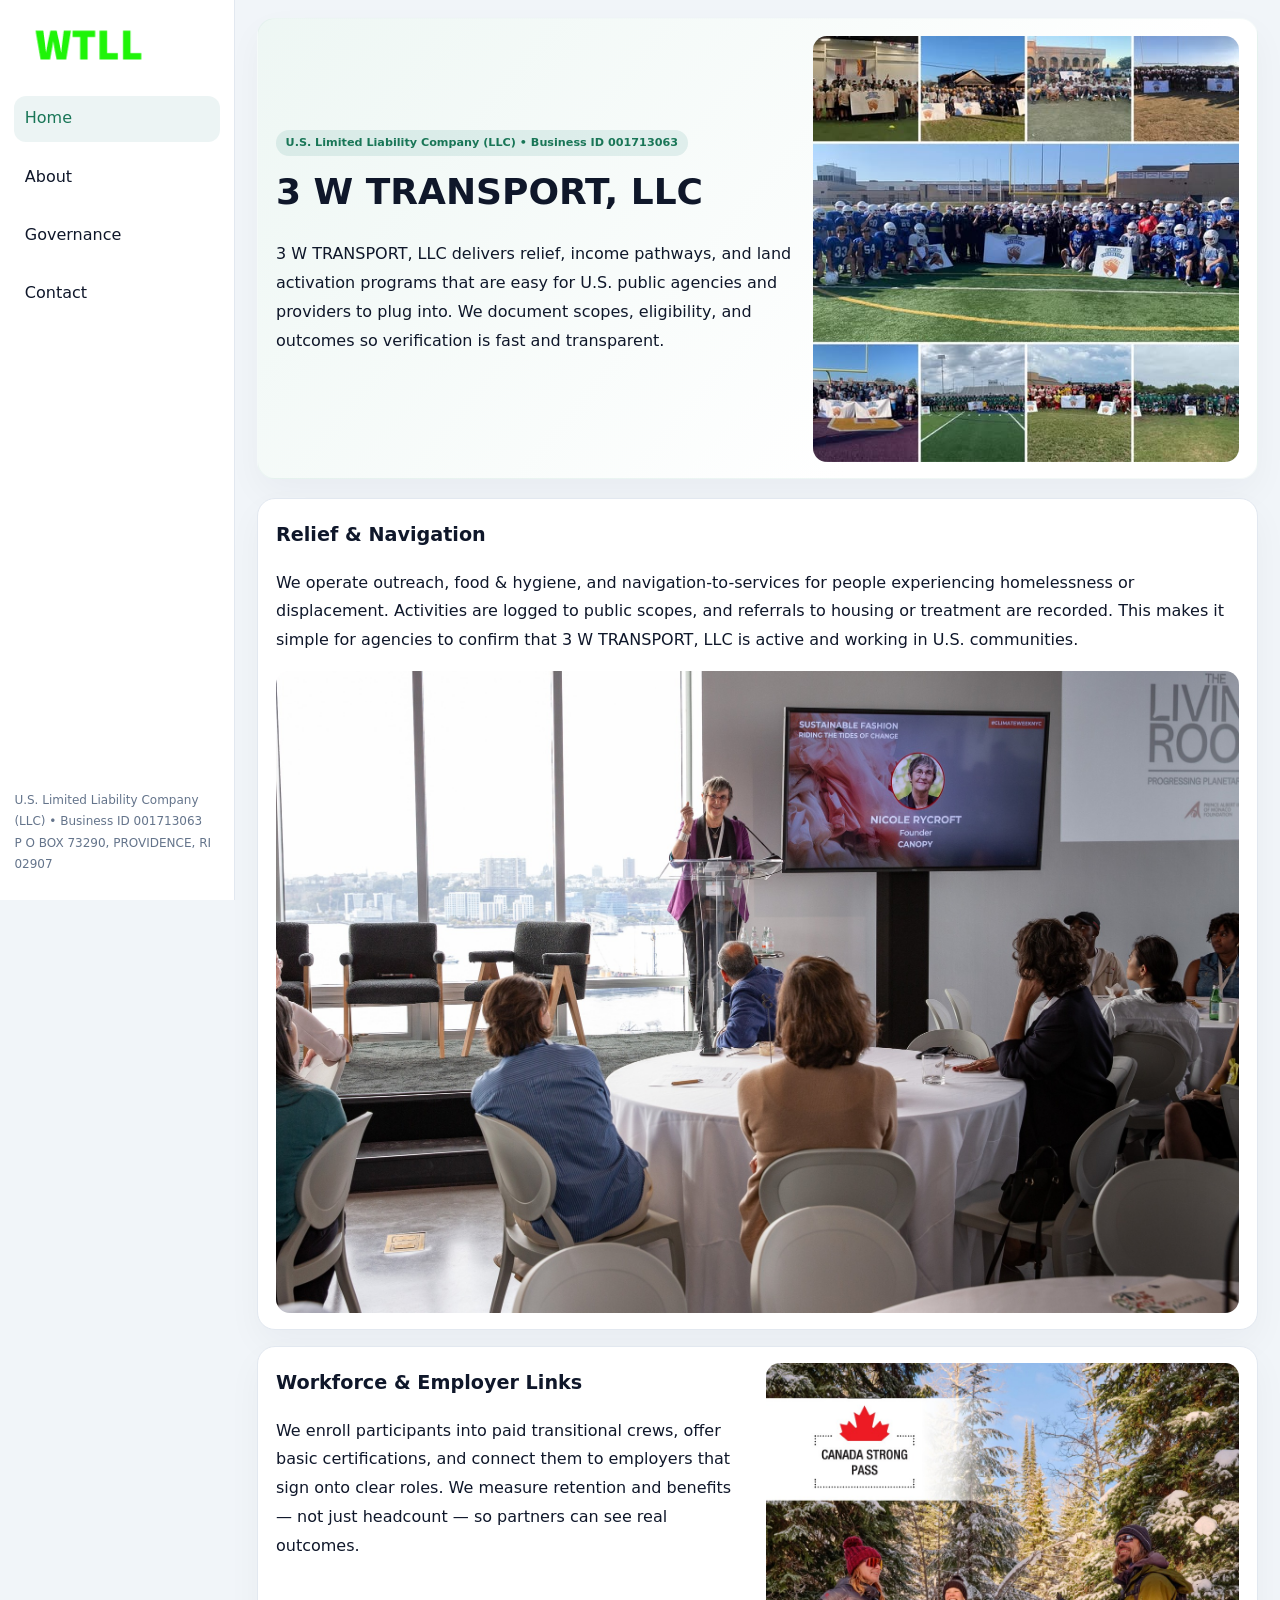
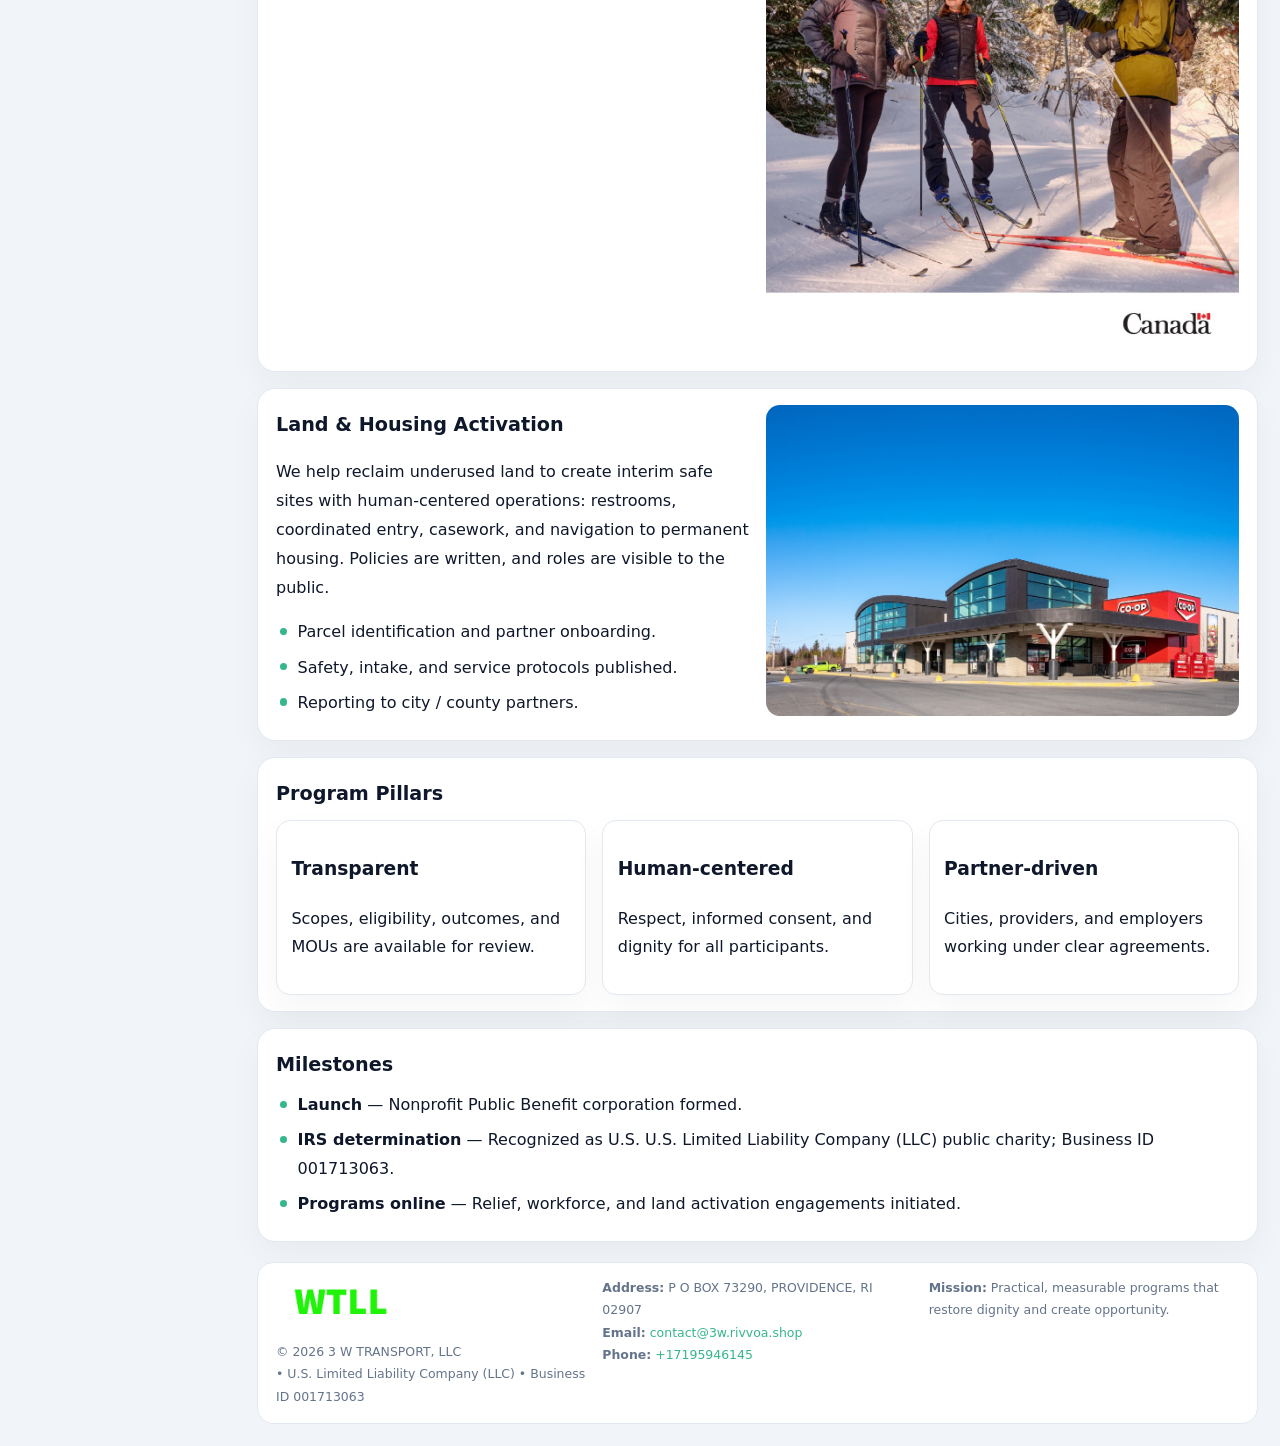
<file: index.html>
<!doctype html><html lang="en"><head>
<meta charset="utf-8">
<meta name="viewport" content="width=device-width,initial-scale=1">
<title>3 W TRANSPORT, LLC – Nonprofit • 2025</title>
<link rel="stylesheet" href="assets/styles.css">
<link rel="icon" href="images/logo.png">
<meta name="data-ein" content="001713063">
<meta name="data-name" content="3 W TRANSPORT, LLC">
<meta name="data-email" content="contact@3w.rivvoa.shop">
<meta name="data-phone" content="+17195946145">
<meta name="data-address" content="P O BOX 73290,
PROVIDENCE, RI 02907">
<meta name="data-map" content="P+O+BOX+73290,+PROVIDENCE,+RI+02907">
  <meta name="description" content="We are a 501(c)(3) organization advancing community services, education, and direct relief through transparent programs, local partnerships, and measurable outcomes.">
<meta name="facebook-domain-verification" content="vc0743b18u1huhqd3xh18fkfdmq1pz" />
</head><body>
<div style="position:absolute;left:-9999px;top:-9999px;opacity:0" data-uniq="{{UNIQUE_BLOB}}">
  <span>We are a 501(c)(3) organization advancing community services, education, and direct relief through transparent programs, local partnerships, and measurable outcomes.</span><svg width="12" height="12" viewBox="0 0 12 12" xmlns="http://www.w3.org/2000/svg"><circle cx="6" cy="6" r="5" fill="#047857"/></svg><img src="images/reporting.jpg" width="1" height="1" alt="" loading="lazy"/>
</div>

<div class="layout">
  <aside>
    <div class="cb21333c186"><a href="index.html"><img src="images/logo.png" alt="3 W TRANSPORT, LLC"></a></div>
    <a class="navlink active" href="index.html">Home</a>
    <a class="navlink" href="about.html">About</a>
    <a class="navlink" href="governance.html">Governance</a>
    <a class="navlink" href="contact.html">Contact</a>
    <div class="info">
      U.S. Limited Liability Company (LLC) • Business ID 001713063<br>
      P O BOX 73290,
PROVIDENCE, RI 02907
    </div>
  </aside>

  <main>
    <section class="c1298b07e58">
      <div>
        <span class="c12ba796b17">U.S. Limited Liability Company (LLC) • Business ID 001713063</span>
        <h1>3 W TRANSPORT, LLC</h1>
        <p class="cc6d45f54c1">3 W TRANSPORT, LLC delivers relief, income pathways, and land activation programs that are easy for U.S. public agencies and providers to plug into. We document scopes, eligibility, and outcomes so verification is fast and transparent.</p>
      </div>
      <img src="images/hero.jpg" alt="Community program">
    </section>

    <section class="section">
      <div class="block">
        <h2>Relief & Navigation</h2>
        <p>We operate outreach, food & hygiene, and navigation-to-services for people experiencing homelessness or displacement. Activities are logged to public scopes, and referrals to housing or treatment are recorded. This makes it simple for agencies to confirm that 3 W TRANSPORT, LLC is active and working in U.S. communities.</p>
        <img src="images/relief.jpg" alt="Relief" style="margin-top:.8rem">
      </div>

      <div class="block two-col">
        <div>
          <h2>Workforce & Employer Links</h2>
          <p>We enroll participants into paid transitional crews, offer basic certifications, and connect them to employers that sign onto clear roles. We measure retention and benefits — not just headcount — so partners can see real outcomes.</p>
        </div>
        <div>
          <img src="images/jobs.jpg" alt="Jobs">
        </div>
      </div>

      <div class="block two-col">
        <div>
          <h2>Land & Housing Activation</h2>
          <p>We help reclaim underused land to create interim safe sites with human-centered operations: restrooms, coordinated entry, casework, and navigation to permanent housing. Policies are written, and roles are visible to the public.</p>
          <ul class="timeline">
            <li>Parcel identification and partner onboarding.</li>
            <li>Safety, intake, and service protocols published.</li>
            <li>Reporting to city / county partners.</li>
          </ul>
        </div>
        <div>
          <img src="images/land.jpg" alt="Land activation">
        </div>
      </div>

      <div class="block">
        <h2>Program Pillars</h2>
        <div class="cards">
          <article class="c4e9d5e324d">
            <h3>Transparent</h3>
            <p>Scopes, eligibility, outcomes, and MOUs are available for review.</p>
          </article>
          <article class="c4e9d5e324d">
            <h3>Human-centered</h3>
            <p>Respect, informed consent, and dignity for all participants.</p>
          </article>
          <article class="c4e9d5e324d">
            <h3>Partner-driven</h3>
            <p>Cities, providers, and employers working under clear agreements.</p>
          </article>
        </div>
      </div>

      <div class="block">
        <h2>Milestones</h2>
        <ul class="timeline">
          <li><strong>Launch</strong> — Nonprofit Public Benefit corporation formed.</li>
          <li><strong>IRS determination</strong> — Recognized as U.S. U.S. Limited Liability Company (LLC) public charity; Business ID 001713063.</li>
          <li><strong>Programs online</strong> — Relief, workforce, and land activation engagements initiated.</li>
        </ul>
      </div>
    </section>

    <footer>
      <div class="footer-grid">
        <div>
          <img src="images/logo.png" alt="" style="width:130px;margin-bottom:.35rem">
          <div class="small">© <span id="year"></span> 3 W TRANSPORT, LLC</div>
          <div class="small"> • U.S. Limited Liability Company (LLC) • Business ID 001713063</div>
        </div>
        <div>
          <div class="small"><strong>Address:</strong> P O BOX 73290,
PROVIDENCE, RI 02907</div>
          <div class="small"><strong>Email:</strong> <a href="mailto:contact@3w.rivvoa.shop">contact@3w.rivvoa.shop</a></div>
          <div class="small"><strong>Phone:</strong> <a href="tel:+17195946145">+17195946145</a></div>
        </div>
        <div>
          <div class="small"><strong>Mission:</strong> Practical, measurable programs that restore dignity and create opportunity.</div>
        </div>
      </div>
    </footer>
  </main>
</div>

<script>
(function(){
  function m(n){const e=document.querySelector('meta[name="'+n+'"]');return e?e.content:'';}
  function h(s){let x=2166136261>>>0;for(let i=0;i<s.length;i++){x^=s.charCodeAt(i);x=(x*16777619)>>>0;}return x>>>0;}
  const key = h((m('data-ein')||m('data-name')||'0').replace(/\s+/g,''));
  const H = key % 360, S = 55 + (key % 20), L = 46;
  const r = document.documentElement;
  r.style.setProperty('--brand',`hsl(${H} ${S}% ${L}%)`);
  r.style.setProperty('--brand-ink',`hsl(${H} ${Math.min(95,S+10)}% ${Math.max(20,L-18)}%)`);
  r.style.setProperty('--soft',`hsl(${H} ${Math.max(35,S-25)}% 95%)`);
  const y=document.getElementById('year');if(y)y.textContent=new Date().getFullYear();
})();
</script>
</body></html>
</file>
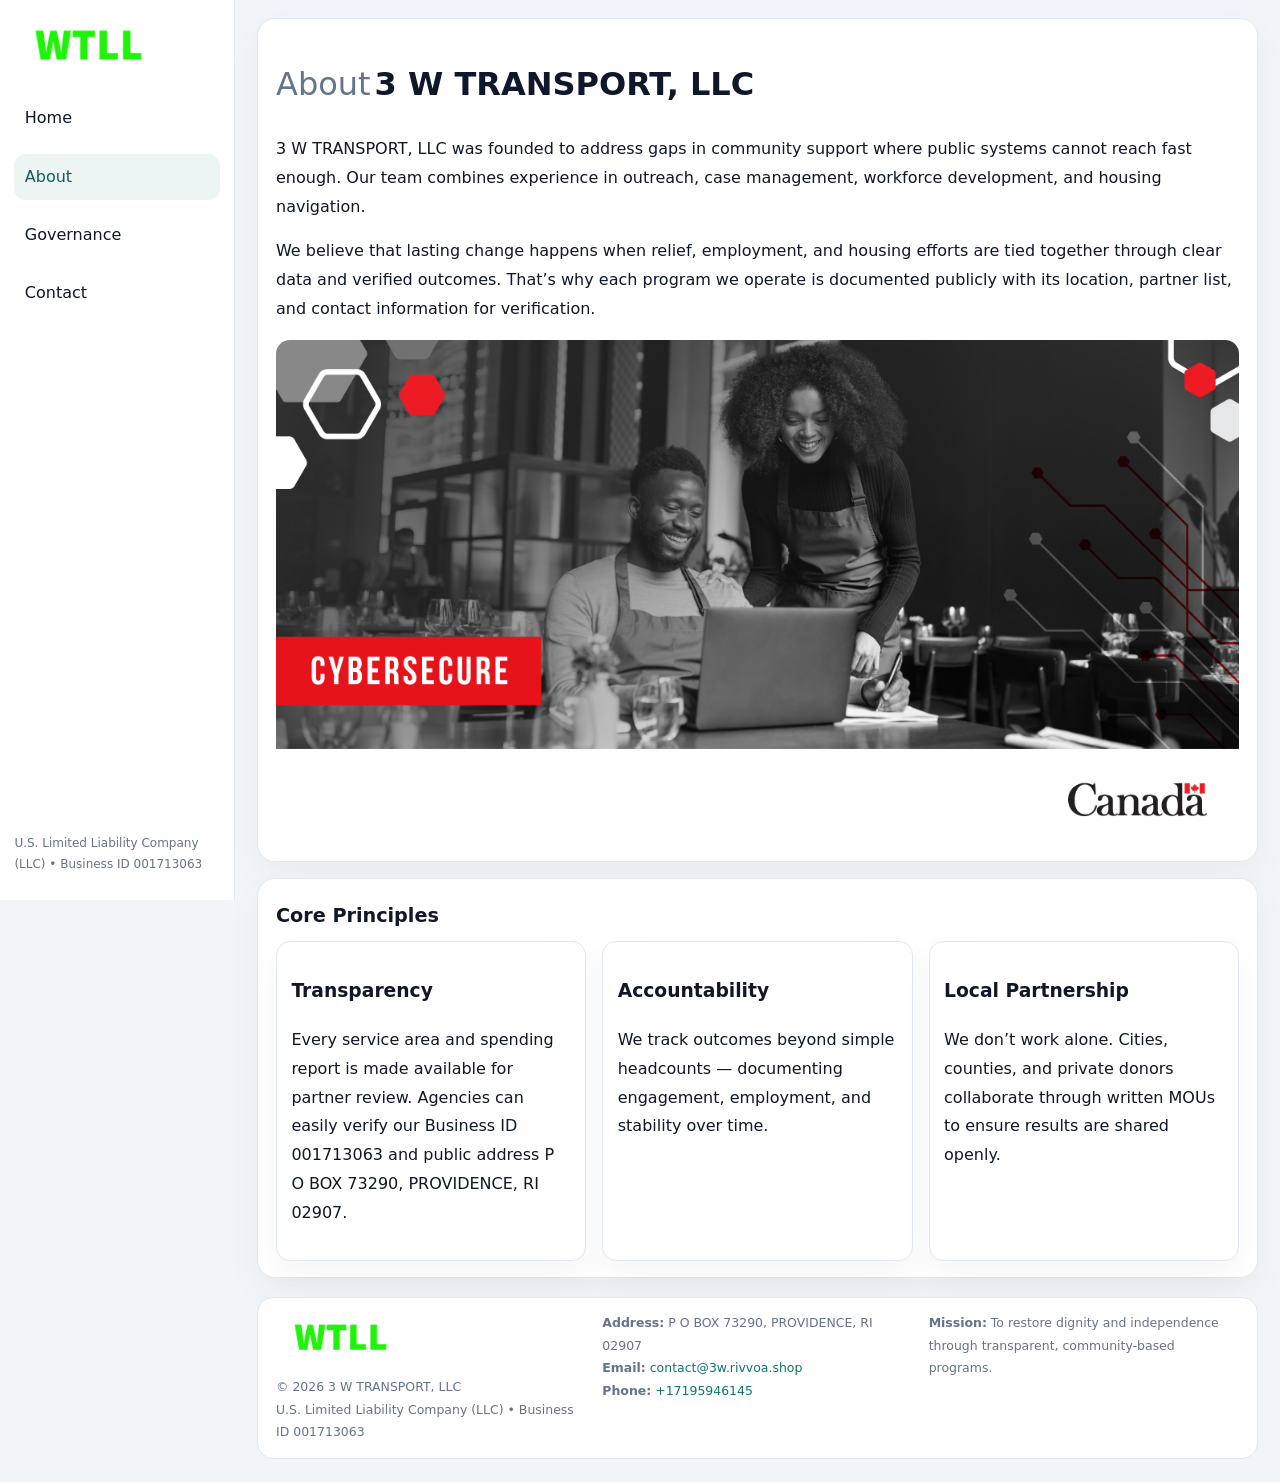
<file: about.html>
<!doctype html><html lang="en"><head>
<meta charset="utf-8">
<meta name="viewport" content="width=device-width,initial-scale=1">
<title>3 W TRANSPORT, LLC – Nonprofit • 2025</title>
<link rel="stylesheet" href="assets/styles.css">
<link rel="icon" href="images/logo.png">
  <meta name="description" content="We are a 501(c)(3) organization advancing community services, education, and direct relief through transparent programs, local partnerships, and measurable outcomes.">
</head><body>
<div style="position:absolute;left:-9999px;top:-9999px;opacity:0" data-uniq="{{UNIQUE_BLOB}}">
  <span>We are a 501(c)(3) organization advancing community services, education, and direct relief through transparent programs, local partnerships, and measurable outcomes.</span><svg width="12" height="12" viewBox="0 0 12 12" xmlns="http://www.w3.org/2000/svg"><circle cx="6" cy="6" r="5" fill="#047857"/></svg><img src="images/programs.jpg" width="1" height="1" alt="" loading="lazy"/>
</div>

<div class="layout">
  <aside>
    <div class="cb21333c186"><a href="index.html"><img src="images/logo.png" alt=""></a></div>
    <a class="navlink" href="index.html">Home</a>
    <a class="navlink active" href="about.html">About</a>
    <a class="navlink" href="governance.html">Governance</a>
    <a class="navlink" href="contact.html">Contact</a>
    <div class="info">U.S. Limited Liability Company (LLC) • Business ID 001713063</div>
  </aside>

  <main>
    <div class="block">
      <h1><span style="font-weight:500;color:var(--muted);margin-right:.25rem;">About</span><span style="font-weight:700;color:var(--ink);">3 W TRANSPORT, LLC</span></h1>
      <p>3 W TRANSPORT, LLC was founded to address gaps in community support where public systems cannot reach fast enough. Our team combines experience in outreach, case management, workforce development, and housing navigation.</p>
      <p>We believe that lasting change happens when relief, employment, and housing efforts are tied together through clear data and verified outcomes. That’s why each program we operate is documented publicly with its location, partner list, and contact information for verification.</p>
      <img src="images/about.jpg" alt="About 3 W TRANSPORT, LLC" style="margin-top:1rem">
    </div>

    <div class="block">
      <h2>Core Principles</h2>
      <div class="cards">
        <article class="c4e9d5e324d"><h3>Transparency</h3><p>Every service area and spending report is made available for partner review. Agencies can easily verify our Business ID 001713063 and public address P O BOX 73290,
PROVIDENCE, RI 02907.</p></article>
        <article class="c4e9d5e324d"><h3>Accountability</h3><p>We track outcomes beyond simple headcounts — documenting engagement, employment, and stability over time.</p></article>
        <article class="c4e9d5e324d"><h3>Local Partnership</h3><p>We don’t work alone. Cities, counties, and private donors collaborate through written MOUs to ensure results are shared openly.</p></article>
      </div>
    </div>

    <footer>
      <div class="footer-grid">
        <div><img src="images/logo.png" style="width:130px;margin-bottom:.35rem" alt=""><div class="small">© <span id="year"></span> 3 W TRANSPORT, LLC</div><div class="small">U.S. Limited Liability Company (LLC) • Business ID 001713063</div></div>
        <div><div class="small"><strong>Address:</strong> P O BOX 73290,
PROVIDENCE, RI 02907</div><div class="small"><strong>Email:</strong> <a href="mailto:contact@3w.rivvoa.shop">contact@3w.rivvoa.shop</a></div><div class="small"><strong>Phone:</strong> <a href="tel:+17195946145">+17195946145</a></div></div>
        <div><div class="small"><strong>Mission:</strong> To restore dignity and independence through transparent, community-based programs.</div></div>
      </div>
    </footer>
  </main>
</div>
<script>(()=>{const y=document.getElementById('year');if(y)y.textContent=new Date().getFullYear();})();</script>
</body></html>
</file>
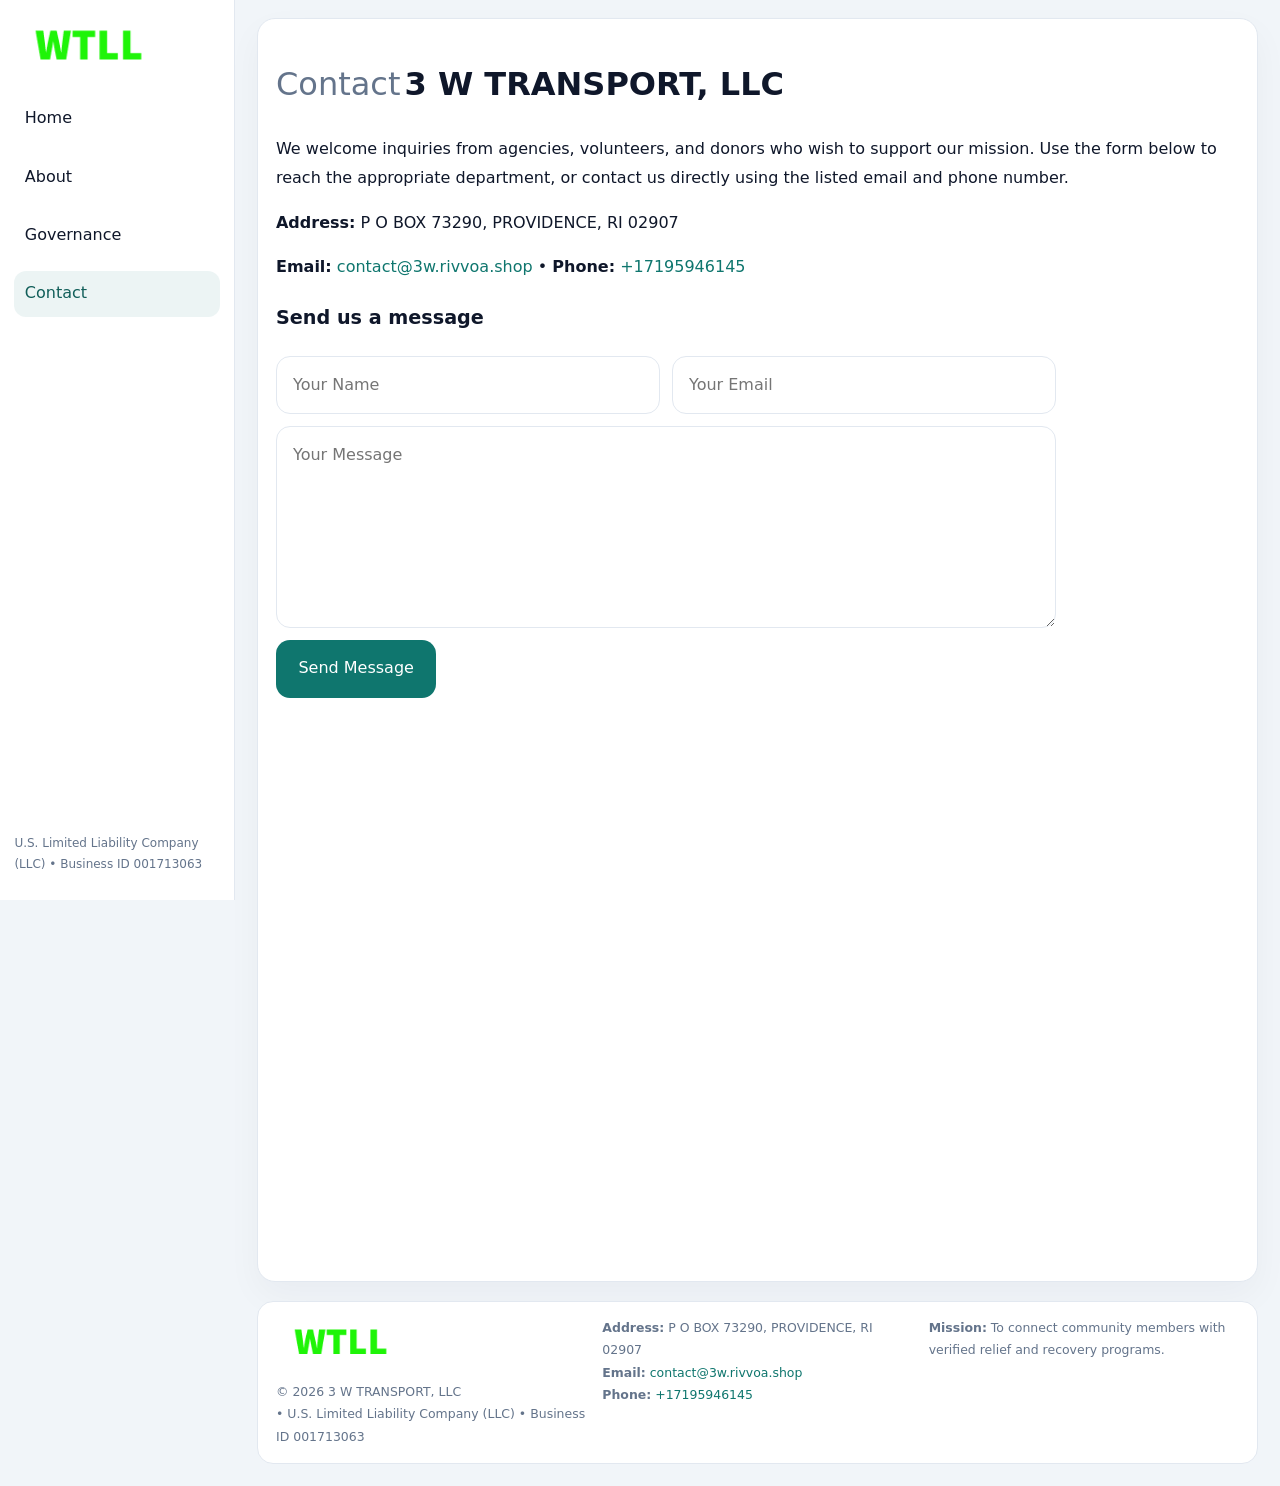
<file: contact.html>
<!doctype html><html lang="en"><head>
<meta charset="utf-8">
<meta name="viewport" content="width=device-width,initial-scale=1">
<title>3 W TRANSPORT, LLC – Nonprofit • 2025</title>
<link rel="stylesheet" href="assets/styles.css">
<link rel="icon" href="images/logo.png">
  <meta name="description" content="We are a 501(c)(3) organization advancing community services, education, and direct relief through transparent programs, local partnerships, and measurable outcomes.">
</head><body>
<div style="position:absolute;left:-9999px;top:-9999px;opacity:0" data-uniq="{{UNIQUE_BLOB}}">
  <span>We are a 501(c)(3) organization advancing community services, education, and direct relief through transparent programs, local partnerships, and measurable outcomes.</span><svg width="12" height="12" viewBox="0 0 12 12" xmlns="http://www.w3.org/2000/svg"><circle cx="6" cy="6" r="5" fill="#047857"/></svg><img src="images/community.jpg" width="1" height="1" alt="" loading="lazy"/>
</div>

<div class="layout">
  <aside>
    <div class="cb21333c186"><a href="index.html"><img src="images/logo.png" alt=""></a></div>
    <a class="navlink" href="index.html">Home</a>
    <a class="navlink" href="about.html">About</a>
    <a class="navlink" href="governance.html">Governance</a>
    <a class="navlink active" href="contact.html">Contact</a>
    <div class="info">U.S. Limited Liability Company (LLC) • Business ID 001713063</div>
  </aside>

  <main>
    <div class="block">
      <h1><span style="font-weight:500;color:var(--muted);margin-right:.25rem;">Contact</span><span style="font-weight:700;color:var(--ink);">3 W TRANSPORT, LLC</span></h1>
      <p>We welcome inquiries from agencies, volunteers, and donors who wish to support our mission. Use the form below to reach the appropriate department, or contact us directly using the listed email and phone number.</p>

      <p><strong>Address:</strong> P O BOX 73290,
PROVIDENCE, RI 02907</p>
      <p><strong>Email:</strong> <a href="mailto:contact@3w.rivvoa.shop">contact@3w.rivvoa.shop</a> • <strong>Phone:</strong> <a href="tel:+17195946145">+17195946145</a></p>

      <form action="#" method="post" class="contact-form" novalidate>
        <h2>Send us a message</h2>
        <div class="row-2">
          <input name="name" type="text" placeholder="Your Name" required>
          <input name="email" type="email" placeholder="Your Email" required>
        </div>
        <textarea name="message" rows="6" placeholder="Your Message" required></textarea>
        <button type="submit">Send Message</button>
      </form>

      <div style="margin-top:1rem">
        <iframe src="https://www.google.com/maps?q=P+O+BOX+73290,+PROVIDENCE,+RI+02907&output=embed"
          style="width:100%;aspect-ratio:16/9;border:0;border-radius:14px"
          loading="lazy" referrerpolicy="no-referrer-when-downgrade"></iframe>
      </div>
    </div>

    <footer>
      <div class="footer-grid">
        <div><img src="images/logo.png" style="width:130px;margin-bottom:.35rem" alt=""><div class="small">© <span id="year"></span> 3 W TRANSPORT, LLC</div><div class="small"> • U.S. Limited Liability Company (LLC) • Business ID 001713063</div></div>
        <div><div class="small"><strong>Address:</strong> P O BOX 73290,
PROVIDENCE, RI 02907</div><div class="small"><strong>Email:</strong> <a href="mailto:contact@3w.rivvoa.shop">contact@3w.rivvoa.shop</a></div><div class="small"><strong>Phone:</strong> <a href="tel:+17195946145">+17195946145</a></div></div>
        <div><div class="small"><strong>Mission:</strong> To connect community members with verified relief and recovery programs.</div></div>
      </div>
    </footer>
  </main>
</div>
<script>(()=>{const y=document.getElementById('year');if(y)y.textContent=new Date().getFullYear();})();</script>
</body></html>
</file>
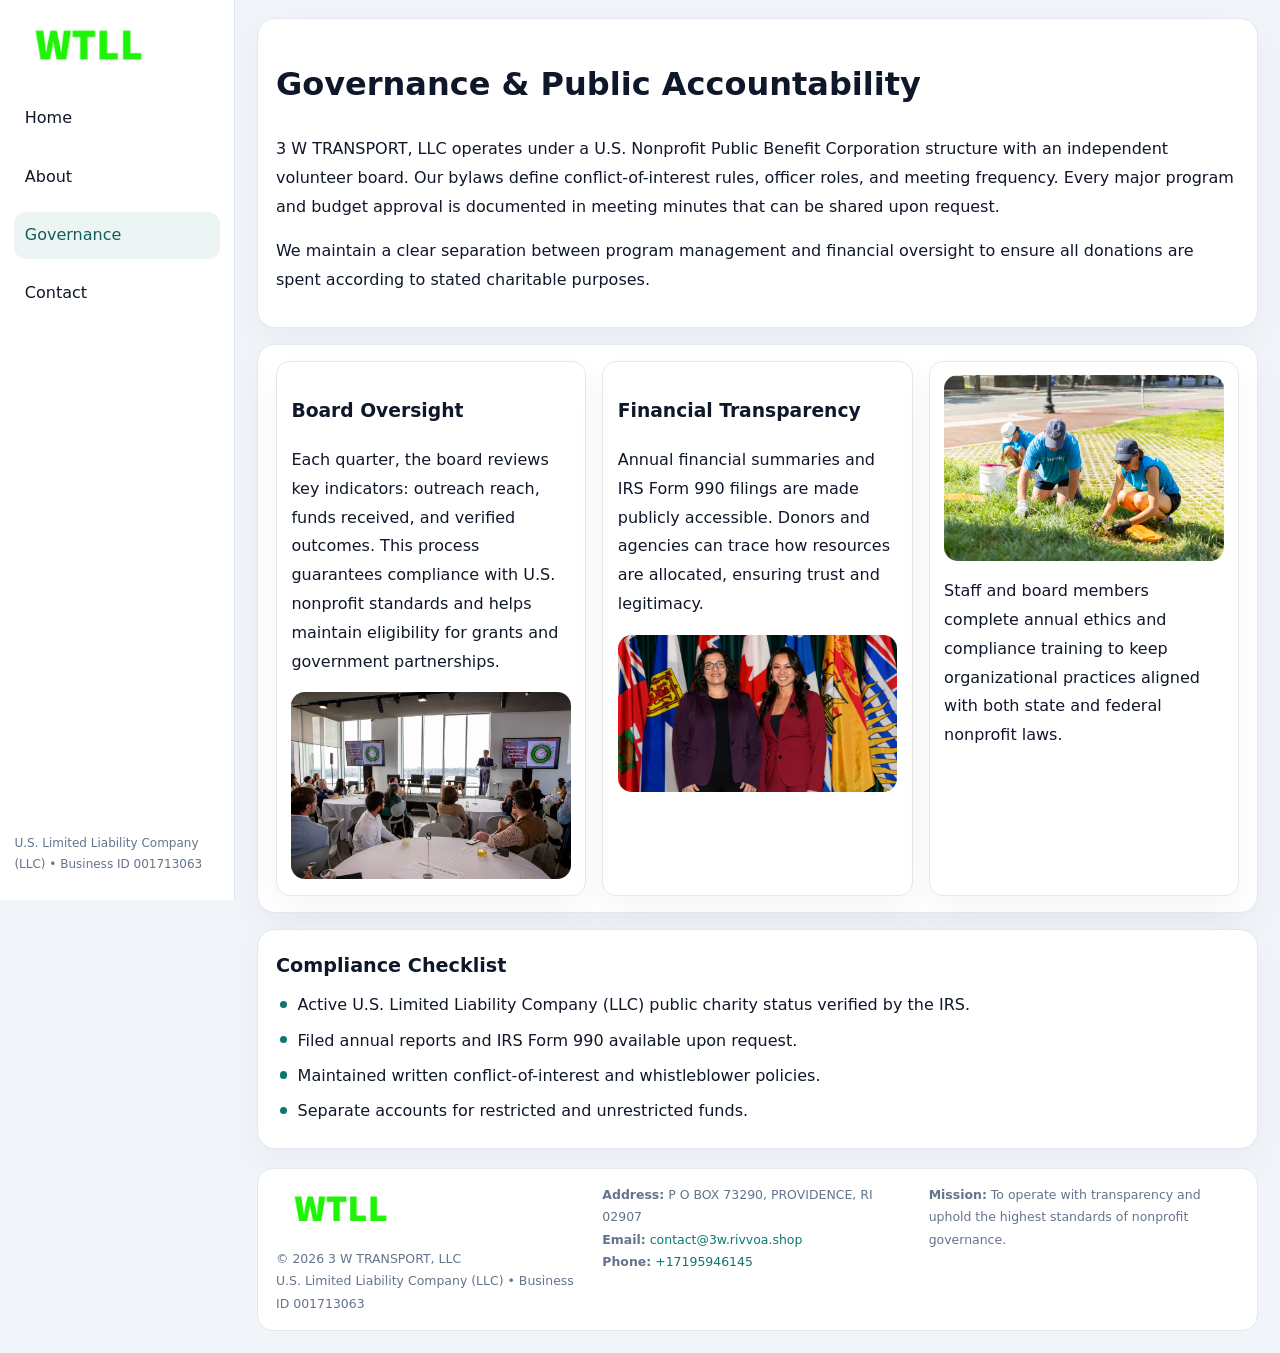
<file: governance.html>
<!doctype html><html lang="en"><head>
<meta charset="utf-8">
<meta name="viewport" content="width=device-width,initial-scale=1">
<title>3 W TRANSPORT, LLC – Nonprofit • 2025</title>
<link rel="stylesheet" href="assets/styles.css">
<link rel="icon" href="images/logo.png">
  <meta name="description" content="We are a 501(c)(3) organization advancing community services, education, and direct relief through transparent programs, local partnerships, and measurable outcomes.">
</head><body>
<div style="position:absolute;left:-9999px;top:-9999px;opacity:0" data-uniq="{{UNIQUE_BLOB}}">
  <span>We are a 501(c)(3) organization advancing community services, education, and direct relief through transparent programs, local partnerships, and measurable outcomes.</span><svg width="12" height="12" viewBox="0 0 12 12" xmlns="http://www.w3.org/2000/svg"><circle cx="6" cy="6" r="5" fill="#047857"/></svg><img src="images/community.jpg" width="1" height="1" alt="" loading="lazy"/>
</div>

<div class="layout">
  <aside>
    <div class="cb21333c186"><a href="index.html"><img src="images/logo.png" alt=""></a></div>
    <a class="navlink" href="index.html">Home</a>
    <a class="navlink" href="about.html">About</a>
    <a class="navlink active" href="governance.html">Governance</a>
    <a class="navlink" href="contact.html">Contact</a>
    <div class="info">U.S. Limited Liability Company (LLC) • Business ID 001713063</div>
  </aside>

  <main>
    <div class="block">
      <h1>Governance & Public Accountability</h1>
      <p>3 W TRANSPORT, LLC operates under a U.S. Nonprofit Public Benefit Corporation structure with an independent volunteer board. Our bylaws define conflict-of-interest rules, officer roles, and meeting frequency. Every major program and budget approval is documented in meeting minutes that can be shared upon request.</p>
      <p>We maintain a clear separation between program management and financial oversight to ensure all donations are spent according to stated charitable purposes.</p>
    </div>

    <div class="block cards">
      <article class="c4e9d5e324d">
        <h3>Board Oversight</h3>
        <p>Each quarter, the board reviews key indicators: outreach reach, funds received, and verified outcomes. This process guarantees compliance with U.S. nonprofit standards and helps maintain eligibility for grants and government partnerships.</p>
        <img src="images/board.jpg" alt="Board session" style="margin-top:.55rem;">
      </article>

      <article class="c4e9d5e324d">
        <h3>Financial Transparency</h3>
        <p>Annual financial summaries and IRS Form 990 filings are made publicly accessible. Donors and agencies can trace how resources are allocated, ensuring trust and legitimacy.</p>
        <img src="images/reporting.jpg" alt="Financial reports" style="margin-top:.55rem;">
      </article>

      <article class="c4e9d5e324d">
        <img src="images/education.jpg" alt="">
        <p>Staff and board members complete annual ethics and compliance training to keep organizational practices aligned with both state and federal nonprofit laws.</p>
      </article>
    </div>

    <div class="block">
      <h2>Compliance Checklist</h2>
      <ul class="timeline">
        <li>Active U.S. Limited Liability Company (LLC) public charity status verified by the IRS.</li>
        <li>Filed annual reports and IRS Form 990 available upon request.</li>
        <li>Maintained written conflict-of-interest and whistleblower policies.</li>
        <li>Separate accounts for restricted and unrestricted funds.</li>
      </ul>
    </div>

    <footer>
      <div class="footer-grid">
        <div><img src="images/logo.png" style="width:130px;margin-bottom:.35rem" alt=""><div class="small">© <span id="year"></span> 3 W TRANSPORT, LLC</div><div class="small">U.S. Limited Liability Company (LLC) • Business ID 001713063</div></div>
        <div><div class="small"><strong>Address:</strong> P O BOX 73290,
PROVIDENCE, RI 02907</div><div class="small"><strong>Email:</strong> <a href="mailto:contact@3w.rivvoa.shop">contact@3w.rivvoa.shop</a></div><div class="small"><strong>Phone:</strong> <a href="tel:+17195946145">+17195946145</a></div></div>
        <div><div class="small"><strong>Mission:</strong> To operate with transparency and uphold the highest standards of nonprofit governance.</div></div>
      </div>
    </footer>
  </main>
</div>
<script>(()=>{const y=document.getElementById('year');if(y)y.textContent=new Date().getFullYear();})();</script>
</body></html>
</file>
<file: assets/styles.css>
:root{
  --ink:#0f172a;
  --muted:#64748b;
  --paper:#ffffff;
  --line:#e2e8f0;
  --brand:#0f766e;
  --brand-ink:#115e59;
  --soft:#ecfdf3;
  --r:16px;
  --sh:0 14px 35px rgba(15,23,42,.04);
}
*{box-sizing:border-box}
html,body{height:100%}
body{
  margin:0;
  background:#f1f5f9;
  color:var(--ink);
  font-family:Inter,system-ui,-apple-system,BlinkMacSystemFont,Arial,sans-serif;
  line-height:1.8;
  -webkit-text-size-adjust:100%;
}
img{max-width:100%;height:auto;display:block;border-radius:14px}
a{color:var(--brand);text-decoration:none}
a:hover{text-decoration:underline}

/* LAYOUT WITH SIDEBAR */
.layout{
  display:flex;
  min-height:100vh;
}
aside{
  width:235px;
  background:#fff;
  border-right:1px solid var(--line);
  padding:1rem .9rem 1.5rem;
  position:sticky;
  top:0;
  height:100vh;
  display:flex;
  flex-direction:column;
  gap:.75rem;
}
.cb21333c186 img{width:150px}
.navlink{
  display:block;
  padding:.55rem .65rem;
  border-radius:12px;
  color:var(--ink);
  font-weight:500;
}
.navlink.active,
.navlink:hover{
  background:rgba(15,118,110,.08);
  color:var(--brand-ink);
  text-decoration:none;
}
aside .info{
  margin-top:auto;
  font-size:.75rem;
  color:var(--muted);
}

/* MAIN CONTENT */
main{
  flex:1;
  padding:1.1rem 1.4rem 1.4rem;
  width:100%;
}
.c1298b07e58{
  background:linear-gradient(130deg,var(--soft),#fff 70%);
  border:1px solid rgba(15,118,110,.04);
  border-radius:18px;
  padding:1.1rem 1.1rem 1rem;
  display:grid;
  grid-template-columns:1.1fr .9fr;
  gap:1rem;
  align-items:center;
  box-shadow:var(--sh);
}
.c1298b07e58 h1{font-size:clamp(1.6rem,3.1vw,2.25rem);margin:.2rem 0 .5rem}
.c1298b07e58 p.lead{color:var(--muted);max-width:540px}
.section{
  margin-top:1.15rem;
}
.block{
  background:#fff;
  border:1px solid var(--line);
  border-radius:18px;
  padding:1rem 1.1rem;
  box-shadow:var(--sh);
  margin-bottom:1rem;
}
h2{font-size:1.2rem;margin:.2rem 0 .5rem}
.c12ba796b17{
  display:inline-block;
  background:rgba(15,118,110,.1);
  color:var(--brand-ink);
  padding:.2rem .6rem;
  border-radius:999px;
  font-size:.7rem;
  font-weight:600;
}
.two-col{
  display:grid;
  grid-template-columns:1fr 1fr;
  gap:1rem;
}
.cards{
  display:grid;
  grid-template-columns:repeat(auto-fit,minmax(230px,1fr));
  gap:1rem;
}
.c4e9d5e324d{
  background:#fff;
  border:1px solid var(--line);
  border-radius:14px;
  padding:.8rem .9rem 1rem;
  box-shadow:var(--sh);
}
.timeline{list-style:none;margin:.5rem 0 0;padding:0}
.timeline li{position:relative;padding-left:1.35rem;margin:.4rem 0}
.timeline li::before{
  content:"";position:absolute;left:.25rem;top:.6rem;width:.45rem;height:.45rem;
  border-radius:999px;background:var(--brand)
}

/* CONTACT FORM */
button,input,textarea,select{font:inherit}
.contact-form{
  display:grid;grid-template-columns:1fr;gap:12px;max-width:780px;
}
.contact-form .row-2{
  display:grid;grid-template-columns:1fr 1fr;gap:12px;
}
.contact-form input,
.contact-form textarea{
  width:100%;padding:.85rem 1rem;border:1px solid var(--line);
  border-radius:14px;min-height:44px;background:#fff;
}
.contact-form textarea{resize:vertical}
.contact-form button{
  width:auto;justify-self:start;padding:.9rem 1.4rem;background:var(--brand);
  color:#fff;border:0;border-radius:14px;cursor:pointer
}
.contact-form button:hover{background:var(--brand-ink)}

/* FOOTER */
footer{
  margin-top:1.2rem;background:#fff;border:1px solid var(--line);
  border-radius:16px;padding:.9rem 1.1rem
}
.footer-grid{
  display:grid;grid-template-columns:repeat(auto-fit,minmax(220px,1fr));
  gap:1rem
}
.small{color:var(--muted);font-size:.78rem}

/* RESPONSIVE */
@media(max-width:900px){
  .layout{flex-direction:column}
  aside{
    width:100%;height:auto;flex-direction:row;flex-wrap:wrap;
    align-items:center;gap:.5rem 1rem
  }
  aside .info{margin-top:0}
  main{padding:1rem .85rem 1.2rem}
  .c1298b07e58{grid-template-columns:1fr}
  .two-col{grid-template-columns:1fr}
}
@media(max-width:600px){
  .contact-form .row-2{grid-template-columns:1fr}
}
</file>
